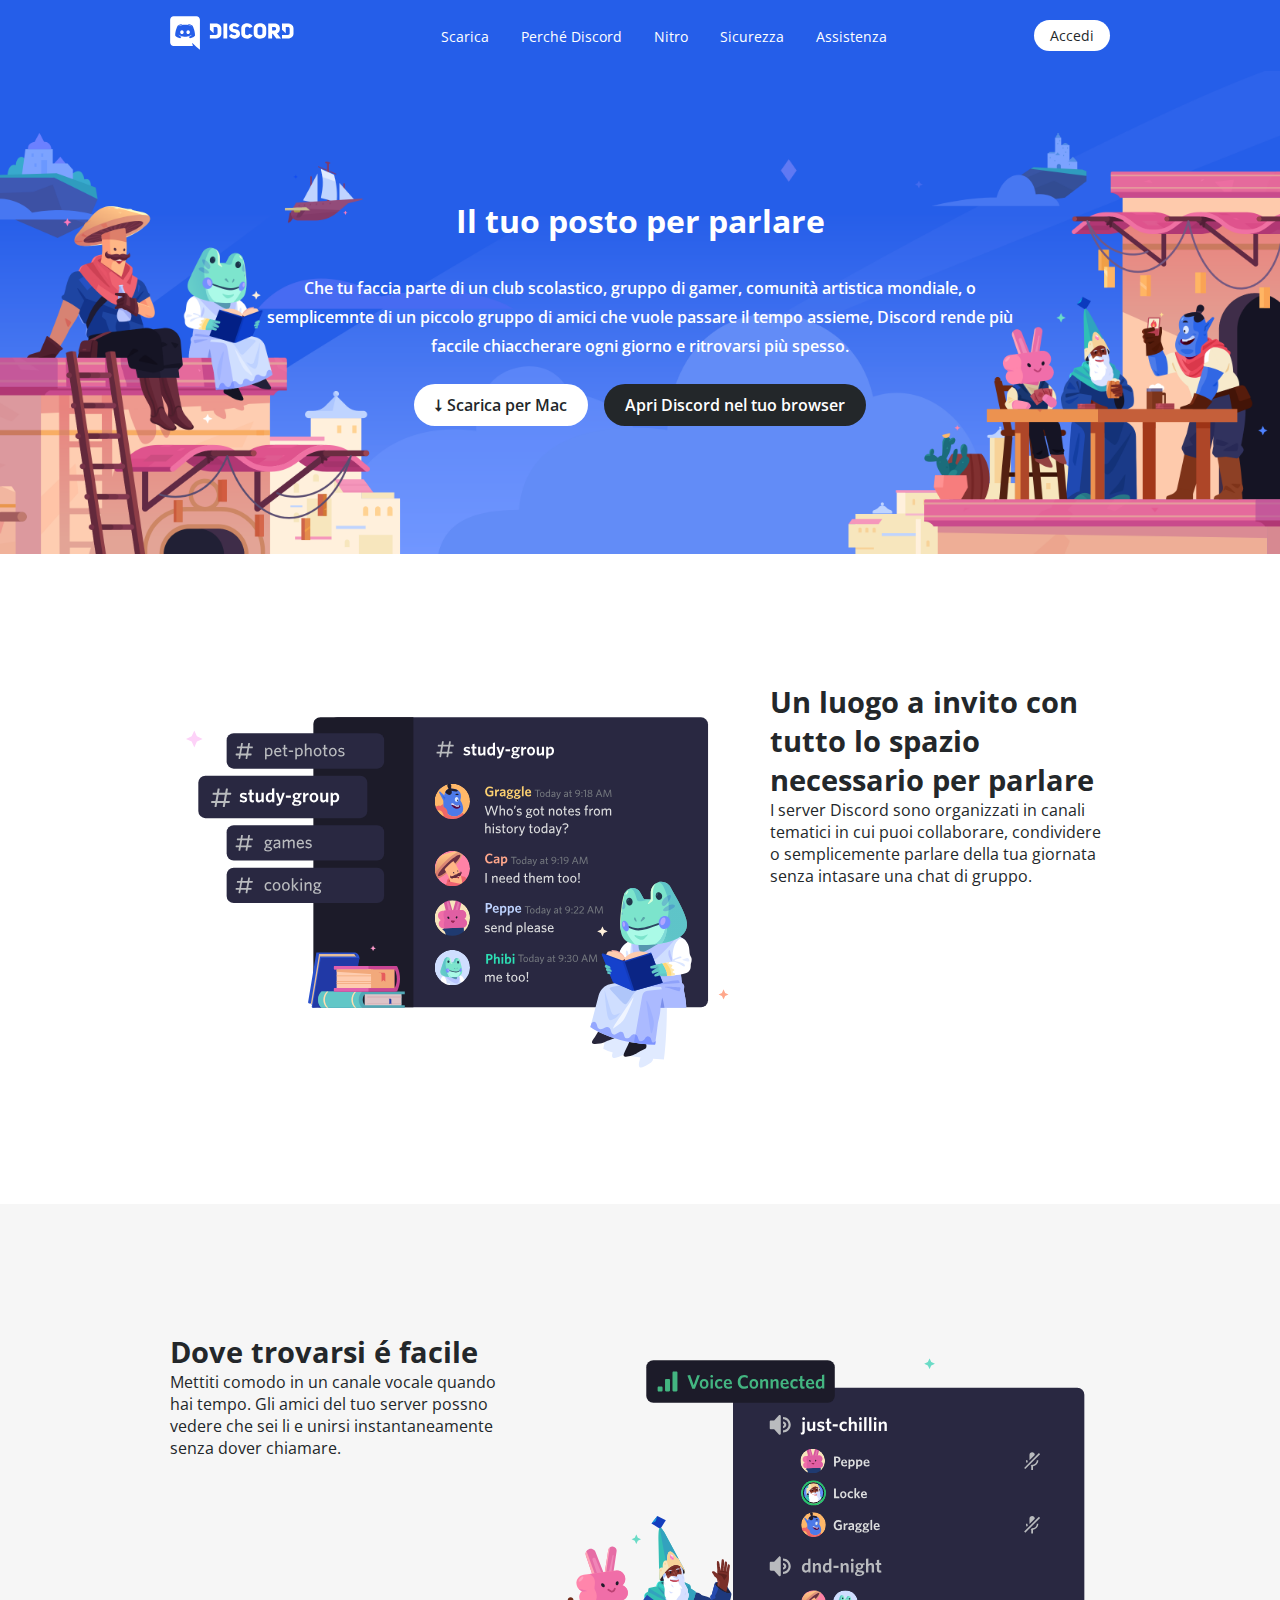
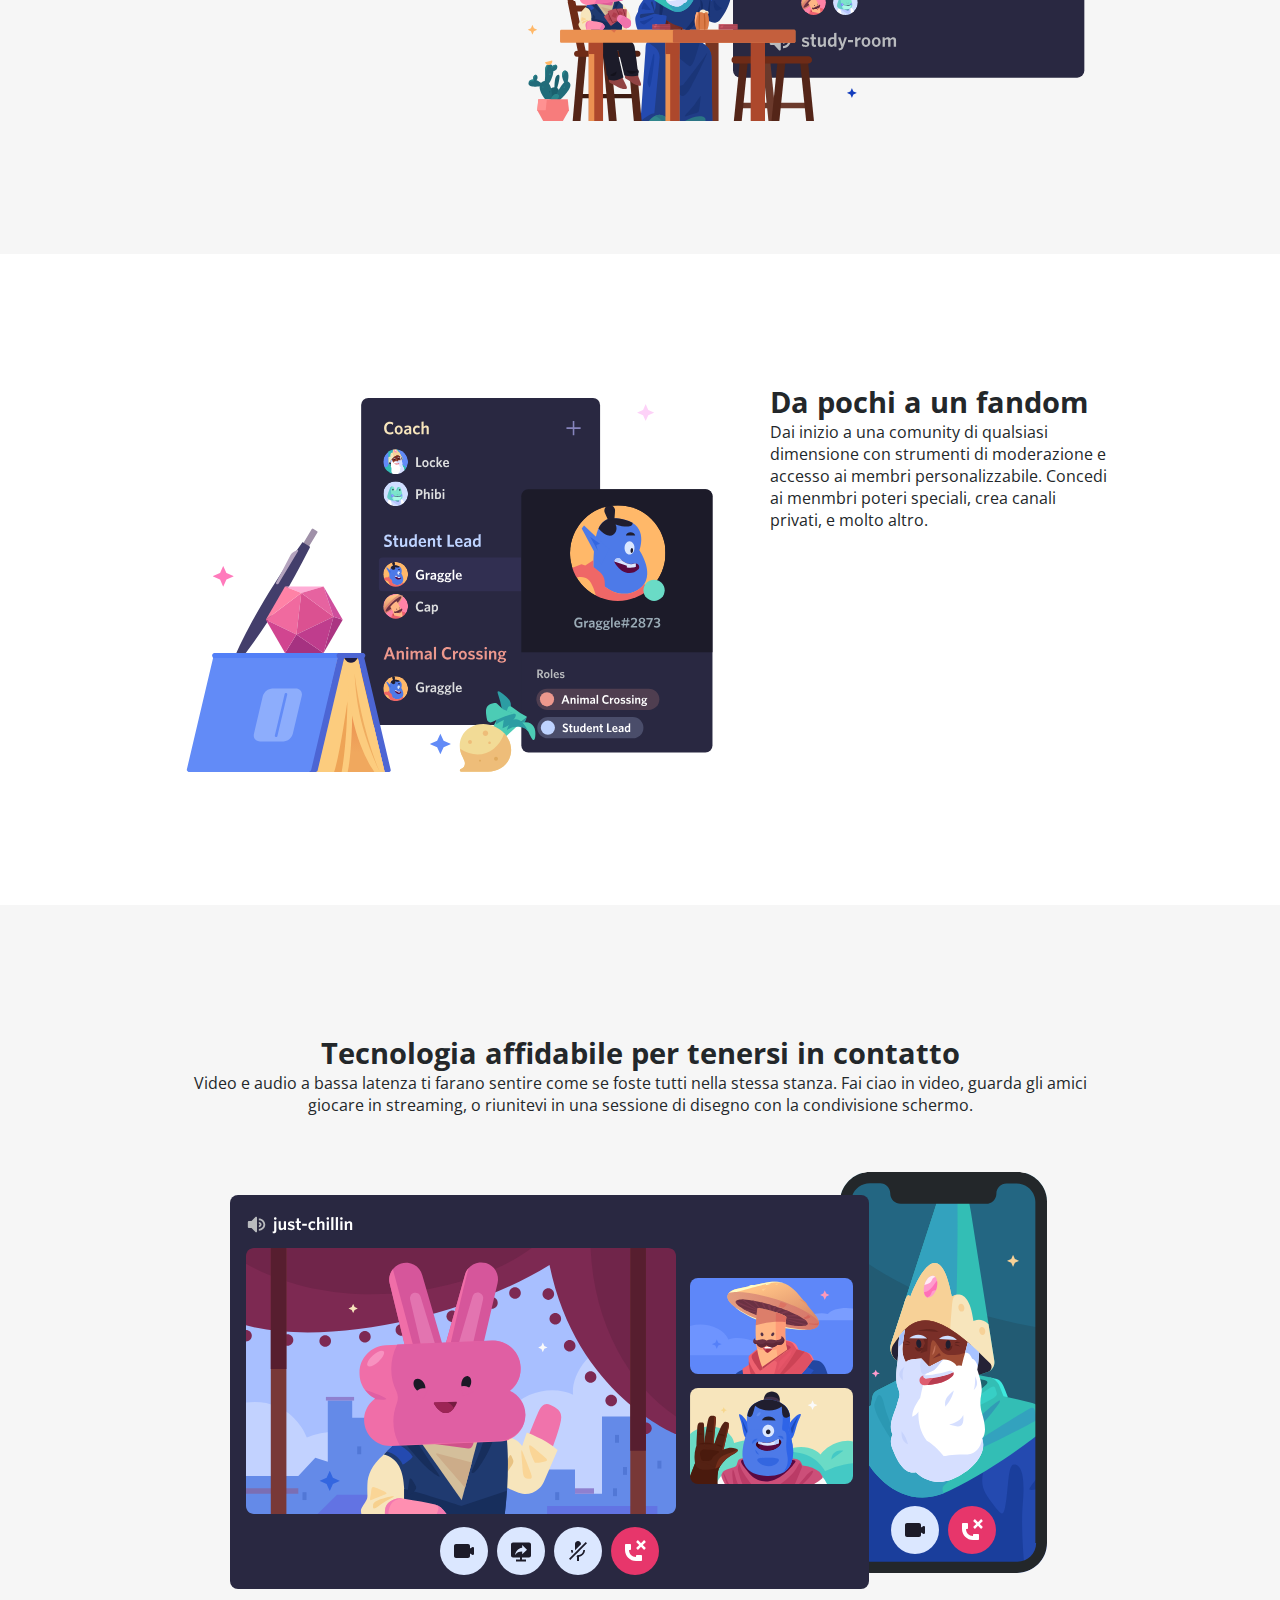
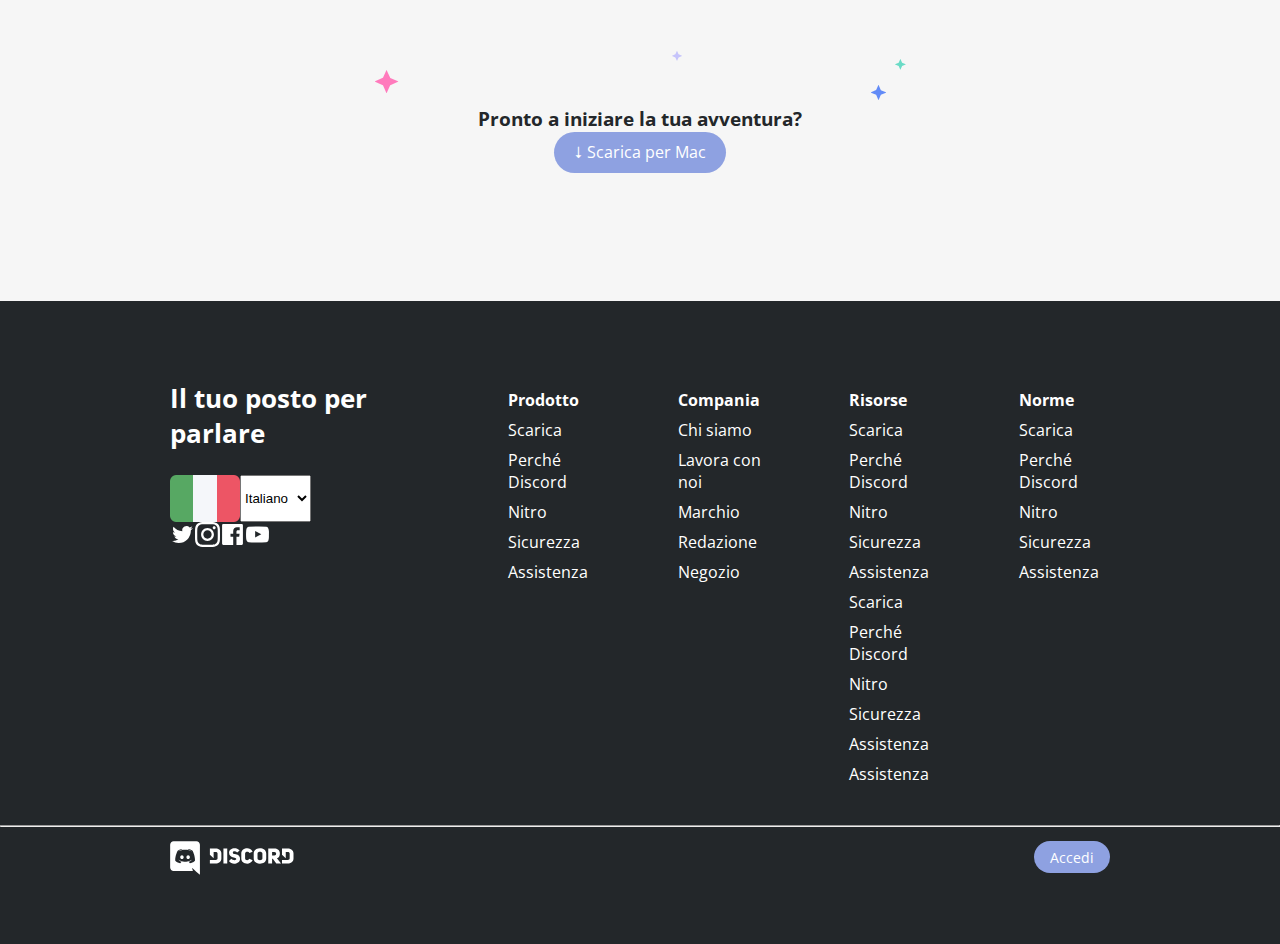
<file: index.html>
<!DOCTYPE html>
<html lang="en">

<head>
    <meta charset="UTF-8">
    <meta http-equiv="X-UA-Compatible" content="IE=edge">
    <meta name="viewport" content="width=device-width, initial-scale=1.0">
    <title>Discord replica</title>

    <link rel="preconnect" href="https://fonts.googleapis.com">
    <link rel="preconnect" href="https://fonts.gstatic.com" crossorigin>
    <link href="https://fonts.googleapis.com/css2?family=Open+Sans:wght@400;500;600;700&display=swap" rel="stylesheet">
    <link rel="stylesheet" href="css/style.css">
</head>

<body>
    <header>
        <div class="container">
            <nav class="nav-bar d-flex  ">
                <div class="col">
                    <a href="#"><img src="img/logo.svg" alt="discord logo"></a>
                </div>
                <div class="col col-xl ">
                    <ul class="d-flex ">
                        <li><a href="#">Scarica</a></li>
                        <li><a href="#">Perché Discord</a></li>
                        <li><a href="#">Nitro</a></li>
                        <li><a href="#">Sicurezza</a></li>
                        <li><a href="#">Assistenza</a></li>
                    </ul>
                </div>

                <div class="col align-right">
                    <a href="#" class="btn btn-small btn-white">Accedi</a>
                </div>
            </nav>
        </div>
    </header>
    <div class="section jumbotron-section">
        <div class="container">
            <div class="jumbotron-content">
                <h1>Il tuo posto per parlare</h1>
                <p>Che tu faccia parte di un club scolastico, gruppo di gamer, comunità artistica mondiale, o
                    semplicemnte di un piccolo gruppo di amici che vuole passare il tempo assieme, Discord rende più
                    faccile chiaccherare ogni giorno e ritrovarsi più spesso.</p>
                <div class="d-flex cta-buttons">
                    <div class="btn btn-white">
                        <a href="#" target="_blank" class="">&#11107; Scarica per Mac</a>
                    </div>
                    <div class="btn btn-black">
                        <a href="#" target="_blank" class="">Apri Discord nel tuo browser</a>
                    </div>
                </div>
            </div>
        </div>
    </div>
    <div class="section">
        <div class="container">
            <div class="d-flex">
                <div class="large-col">
                    <img src="img/item1.svg" alt="">
                </div>
                <div class="small-col">
                    <h2>Un luogo a invito con tutto lo spazio necessario per parlare</h2>
                    <p>I server Discord sono organizzati in canali tematici in cui puoi collaborare, condividere o
                        semplicemente parlare della tua giornata senza intasare una chat di gruppo.</p>
                </div>

            </div>
        </div>
    </div>
    <div class="section bg-grey">
        <div class="container">

            <div class="d-flex row-reverse">
                <div class="large-col">
                    <img src="img/item2.svg" alt="">
                </div>
                <div class="small-col">
                    <h2>Dove trovarsi é facile</h2>
                    <p>Mettiti comodo in un canale vocale quando hai tempo. Gli amici del tuo server possno vedere che
                        sei
                        li e unirsi instantaneamente senza dover chiamare.</p>
                </div>

            </div>
        </div>
    </div>
    <div class="section">
        <div class="container">
            <div class="d-flex">
                <div class="large-col">
                    <img src="img/item3.svg" alt="">
                </div>
                <div class="small-col">
                    <h2>Da pochi a un fandom</h2>
                    <p>Dai inizio a una comunity di qualsiasi dimensione con strumenti di moderazione e accesso ai
                        membri personalizzabile. Concedi ai menmbri poteri speciali, crea canali privati, e molto altro.
                    </p>
                </div>

            </div>
        </div>
    </div>
    <div class="section bg-grey">
        <div class="container">
            <div class=" cta-content">
                <h2>Tecnologia affidabile per tenersi in contatto</h2>
                <p>Video e audio a bassa latenza ti farano sentire come se foste tutti nella stessa stanza. Fai ciao in
                    video, guarda gli amici giocare in streaming, o riunitevi in una sessione di disegno con la
                    condivisione schermo.</p>
                <img src="img/item4-big.svg" alt="">
                <div>
                    <img src="img/stars.svg" alt="">
                    <h5>Pronto a iniziare la tua avventura?</h5>
                    <div class="btn btn-light-blue">
                        <a href="#" target="_blank" class="">&#11107; Scarica per Mac</a>
                    </div>
                </div>

            </div>
        </div>
    </div>

    <footer>
        <div class="container">
            <div class="footer-content d-flex">
                <div class=" footer-small-col ">
                    <h3>Il tuo posto per parlare</h3>
                    <div class="language d-flex">
                        <img src="img/ita.png" alt="italian flag">
                        <select id="cars">
                            <option value="Italiano">Italiano</option>
                            <option value="English">English</option>

                            <option value="German">German</option>
                            <option value="Spanish">Spanish</option>
                        </select>

                    </div>
                    <div class="socials d-flex">
                        <a href="https://twitter.com/discord" title="Discord, su Twitter">
                            <svg xmlns="http://www.w3.org/2000/svg" data-name="Layer 1" viewBox="0 0 24 24">
                                <path
                                    d="M22,5.8a8.49,8.49,0,0,1-2.36.64,4.13,4.13,0,0,0,1.81-2.27,8.21,8.21,0,0,1-2.61,1,4.1,4.1,0,0,0-7,3.74A11.64,11.64,0,0,1,3.39,4.62a4.16,4.16,0,0,0-.55,2.07A4.09,4.09,0,0,0,4.66,10.1,4.05,4.05,0,0,1,2.8,9.59v.05a4.1,4.1,0,0,0,3.3,4A3.93,3.93,0,0,1,5,13.81a4.9,4.9,0,0,1-.77-.07,4.11,4.11,0,0,0,3.83,2.84A8.22,8.22,0,0,1,3,18.34a7.93,7.93,0,0,1-1-.06,11.57,11.57,0,0,0,6.29,1.85A11.59,11.59,0,0,0,20,8.45c0-.17,0-.35,0-.53A8.43,8.43,0,0,0,22,5.8Z" />
                            </svg>
                        </a>
                        <a class="link-1naFFL linkDefault-3q74_X socialLink-1h9CDw"
                            href="https://www.instagram.com/discord/" title="Discord su Instagram">
                            <svg xmlns="http://www.w3.org/2000/svg" width="2500" height="2500" viewBox="0 0 2476 2476">
                                <path
                                    d="M825.4 1238c0-227.9 184.7-412.7 412.6-412.7 227.9 0 412.7 184.8 412.7 412.7 0 227.9-184.8 412.7-412.7 412.7-227.9 0-412.6-184.8-412.6-412.7m-223.1 0c0 351.1 284.6 635.7 635.7 635.7s635.7-284.6 635.7-635.7-284.6-635.7-635.7-635.7S602.3 886.9 602.3 1238m1148-660.9c0 82 66.5 148.6 148.6 148.6 82 0 148.6-66.6 148.6-148.6s-66.5-148.5-148.6-148.5-148.6 66.5-148.6 148.5M737.8 2245.7c-120.7-5.5-186.3-25.6-229.9-42.6-57.8-22.5-99-49.3-142.4-92.6-43.3-43.3-70.2-84.5-92.6-142.3-17-43.6-37.1-109.2-42.6-229.9-6-130.5-7.2-169.7-7.2-500.3s1.3-369.7 7.2-500.3c5.5-120.7 25.7-186.2 42.6-229.9 22.5-57.8 49.3-99 92.6-142.4 43.3-43.3 84.5-70.2 142.4-92.6 43.6-17 109.2-37.1 229.9-42.6 130.5-6 169.7-7.2 500.2-7.2 330.6 0 369.7 1.3 500.3 7.2 120.7 5.5 186.2 25.7 229.9 42.6 57.8 22.4 99 49.3 142.4 92.6 43.3 43.3 70.1 84.6 92.6 142.4 17 43.6 37.1 109.2 42.6 229.9 6 130.6 7.2 169.7 7.2 500.3 0 330.5-1.2 369.7-7.2 500.3-5.5 120.7-25.7 186.3-42.6 229.9-22.5 57.8-49.3 99-92.6 142.3-43.3 43.3-84.6 70.1-142.4 92.6-43.6 17-109.2 37.1-229.9 42.6-130.5 6-169.7 7.2-500.3 7.2-330.5 0-369.7-1.2-500.2-7.2M727.6 7.5c-131.8 6-221.8 26.9-300.5 57.5-81.4 31.6-150.4 74-219.3 142.8C139 276.6 96.6 345.6 65 427.1 34.4 505.8 13.5 595.8 7.5 727.6 1.4 859.6 0 901.8 0 1238s1.4 378.4 7.5 510.4c6 131.8 26.9 221.8 57.5 300.5 31.6 81.4 73.9 150.5 142.8 219.3 68.8 68.8 137.8 111.1 219.3 142.8 78.8 30.6 168.7 51.5 300.5 57.5 132.1 6 174.2 7.5 510.4 7.5 336.3 0 378.4-1.4 510.4-7.5 131.8-6 221.8-26.9 300.5-57.5 81.4-31.7 150.4-74 219.3-142.8 68.8-68.8 111.1-137.9 142.8-219.3 30.6-78.7 51.6-168.7 57.5-300.5 6-132.1 7.4-174.2 7.4-510.4s-1.4-378.4-7.4-510.4c-6-131.8-26.9-221.8-57.5-300.5-31.7-81.4-74-150.4-142.8-219.3C2199.4 139 2130.3 96.6 2049 65c-78.8-30.6-168.8-51.6-300.5-57.5-132-6-174.2-7.5-510.4-7.5-336.3 0-378.4 1.4-510.5 7.5" />
                            </svg>
                        </a>
                        <a class="link-1naFFL linkDefault-3q74_X socialLink-1h9CDw"
                            href="https://www.facebook.com/discord/" title="Discord su Facebook"><svg
                                xmlns="http://www.w3.org/2000/svg" data-name="Layer 1" viewBox="0 0 24 24">
                                <path
                                    d="M20.9,2H3.1A1.1,1.1,0,0,0,2,3.1V20.9A1.1,1.1,0,0,0,3.1,22h9.58V14.25h-2.6v-3h2.6V9a3.64,3.64,0,0,1,3.88-4,20.26,20.26,0,0,1,2.33.12v2.7H17.3c-1.26,0-1.5.6-1.5,1.47v1.93h3l-.39,3H15.8V22h5.1A1.1,1.1,0,0,0,22,20.9V3.1A1.1,1.1,0,0,0,20.9,2Z" />
                            </svg>
                        </a>
                        <a class="link-1naFFL linkDefault-3q74_X socialLink-1h9CDw"
                            href="https://www.youtube.com/discord/" title="Discord su YouTube">
                            <svg xmlns="http://www.w3.org/2000/svg" data-name="Layer 1" viewBox="0 0 24 24">
                                <path
                                    d="M23,9.71a8.5,8.5,0,0,0-.91-4.13,2.92,2.92,0,0,0-1.72-1A78.36,78.36,0,0,0,12,4.27a78.45,78.45,0,0,0-8.34.3,2.87,2.87,0,0,0-1.46.74c-.9.83-1,2.25-1.1,3.45a48.29,48.29,0,0,0,0,6.48,9.55,9.55,0,0,0,.3,2,3.14,3.14,0,0,0,.71,1.36,2.86,2.86,0,0,0,1.49.78,45.18,45.18,0,0,0,6.5.33c3.5.05,6.57,0,10.2-.28a2.88,2.88,0,0,0,1.53-.78,2.49,2.49,0,0,0,.61-1,10.58,10.58,0,0,0,.52-3.4C23,13.69,23,10.31,23,9.71ZM9.74,14.85V8.66l5.92,3.11C14,12.69,11.81,13.73,9.74,14.85Z" />
                            </svg>
                        </a>

                    </div>
                </div>
                <div class="footer-large-col  d-flex">
                    <div class="cols ">
                        <ul>
                            <li>Prodotto</li>
                            <li>Scarica</li>
                            <li>Perché Discord</li>
                            <li>Nitro</li>
                            <li>Sicurezza</li>
                            <li>Assistenza</li>

                        </ul>
                    </div>
                    <div class="cols ">
                        <ul>
                            <li>Compania</li>
                            <li>Chi siamo</li>
                            <li>Lavora con noi</li>
                            <li>Marchio</li>
                            <li>Redazione</li>
                            <li>Negozio</li>
                        </ul>
                    </div>
                    <div class="cols ">
                        <ul>
                            <li>Risorse</li>
                            <li>Scarica</li>
                            <li>Perché Discord</li>
                            <li>Nitro</li>
                            <li>Sicurezza</li>
                            <li>Assistenza</li>
                            <li>Scarica</li>
                            <li>Perché Discord</li>
                            <li>Nitro</li>
                            <li>Sicurezza</li>
                            <li>Assistenza</li>
                            <li>Assistenza</li>
                        </ul>
                    </div>
                    <div class="cols ">
                        <ul>
                            <li>Norme</li>
                            <li>Scarica</li>
                            <li>Perché Discord</li>
                            <li>Nitro</li>
                            <li>Sicurezza</li>
                            <li>Assistenza</li>
                        </ul>
                    </div>
                </div>
            </div>
        </div>
        <hr>
        <div class="container">
            <div class="after-footer d-flex">
                <div class="col">
                    <a href="#"><img src="img/logo.svg" alt="discord logo"></a>
                </div>

                <div class="col align-right">
                    <a href="#" class="btn btn-small btn-light-blue">Accedi</a>
                </div>
            </div>
        </div>
    </footer>
</body>

</html>
</file>
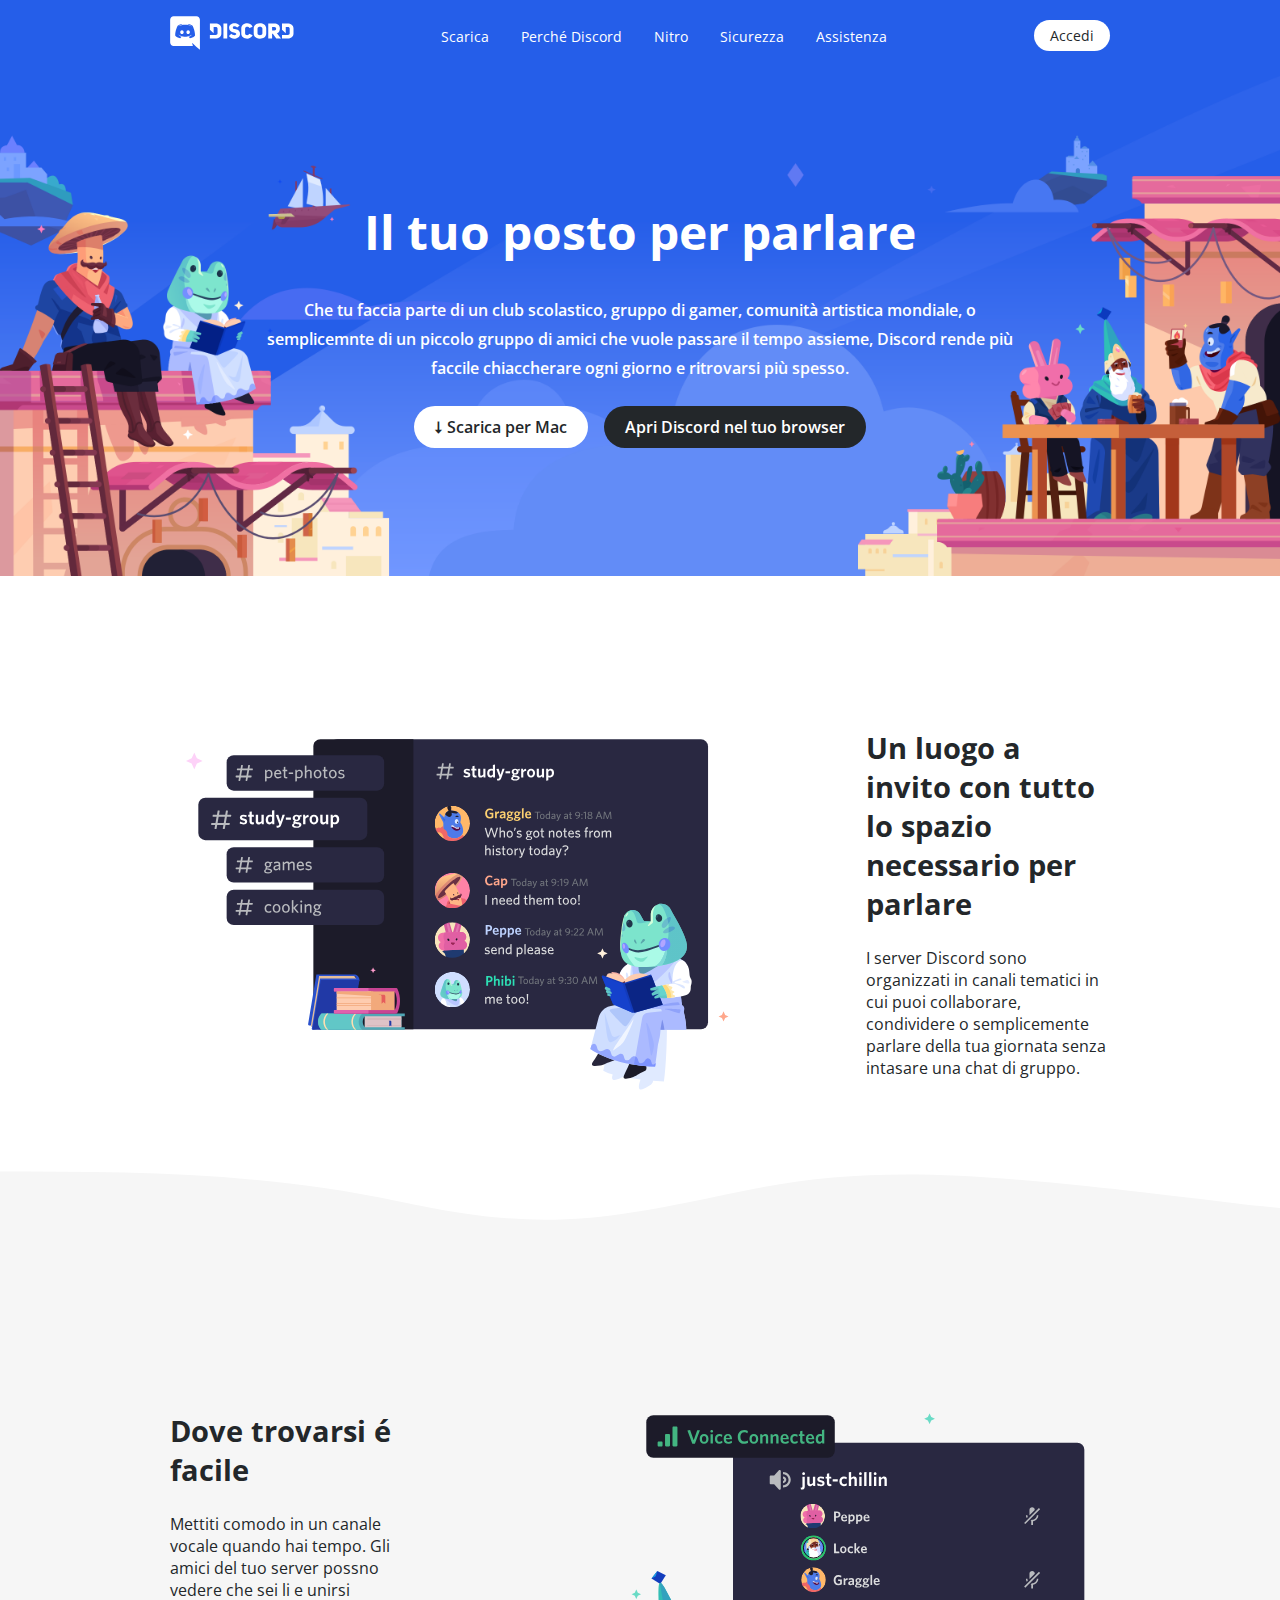
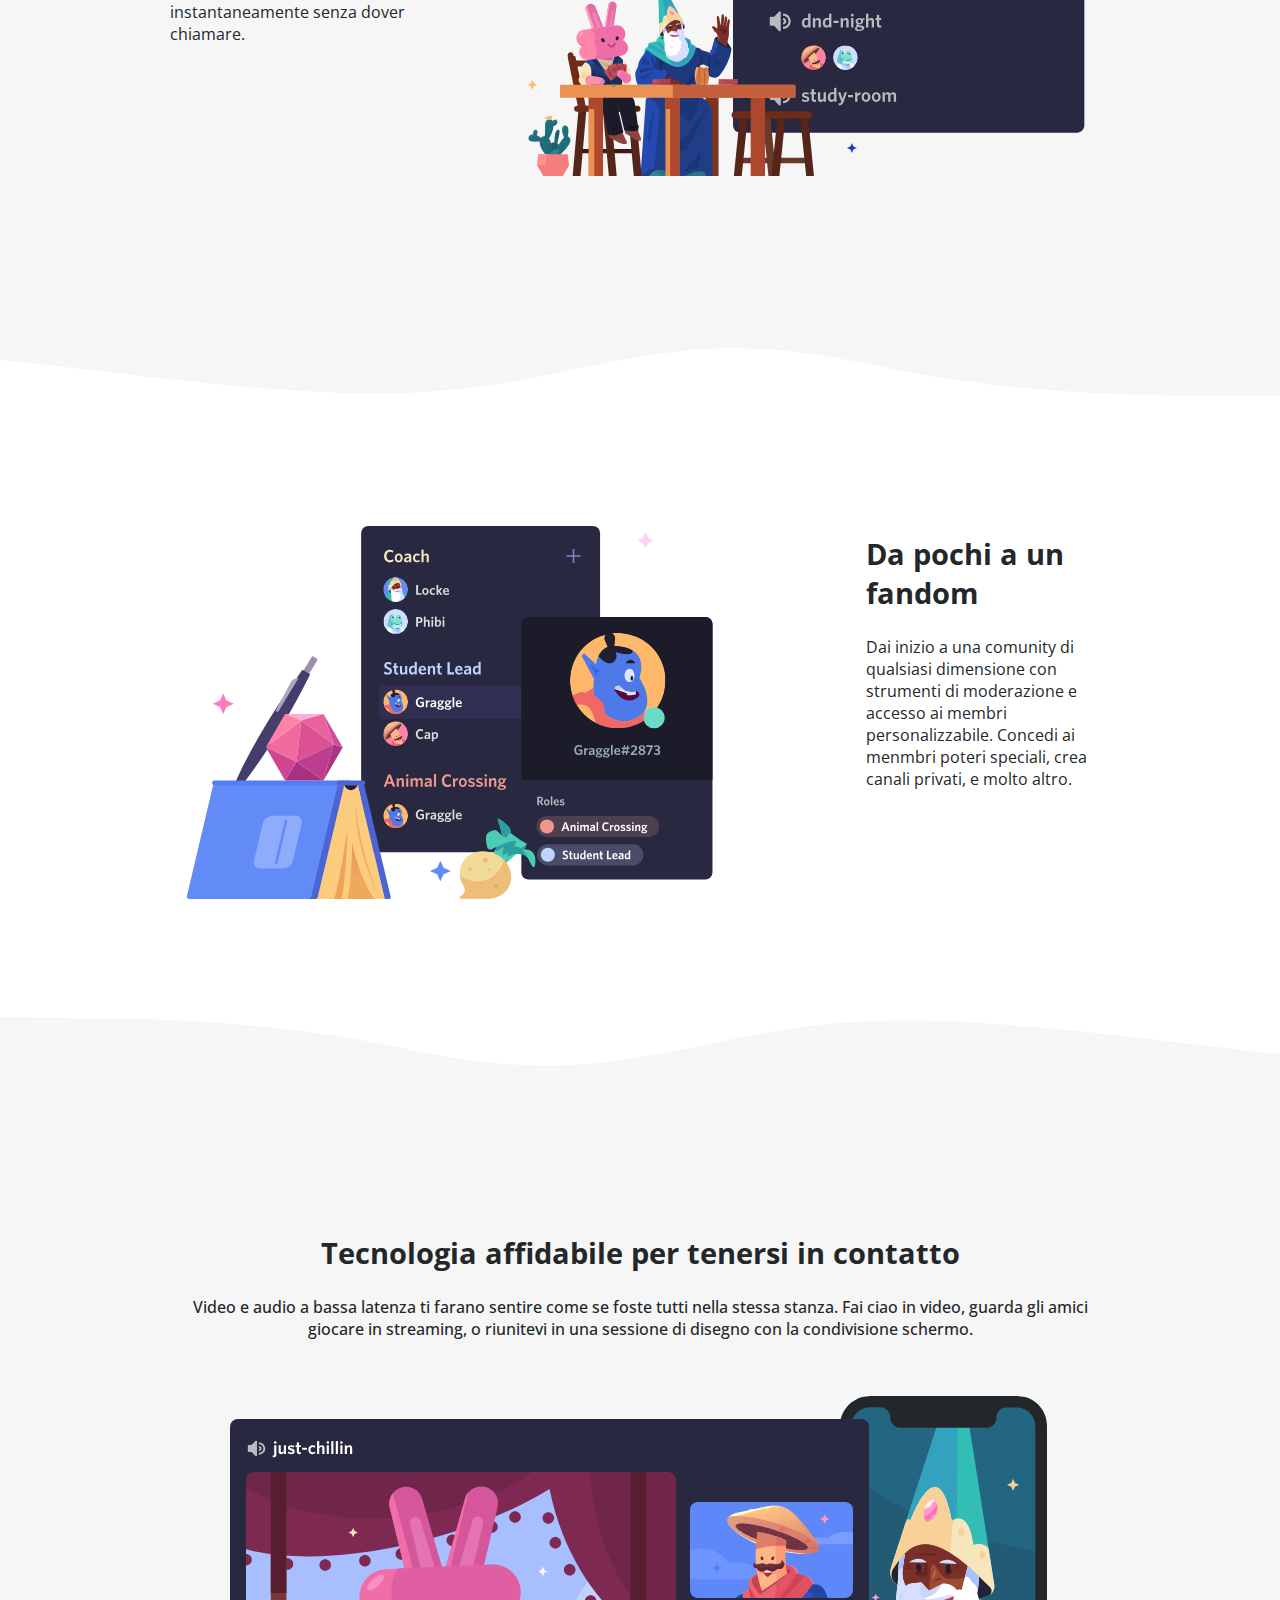
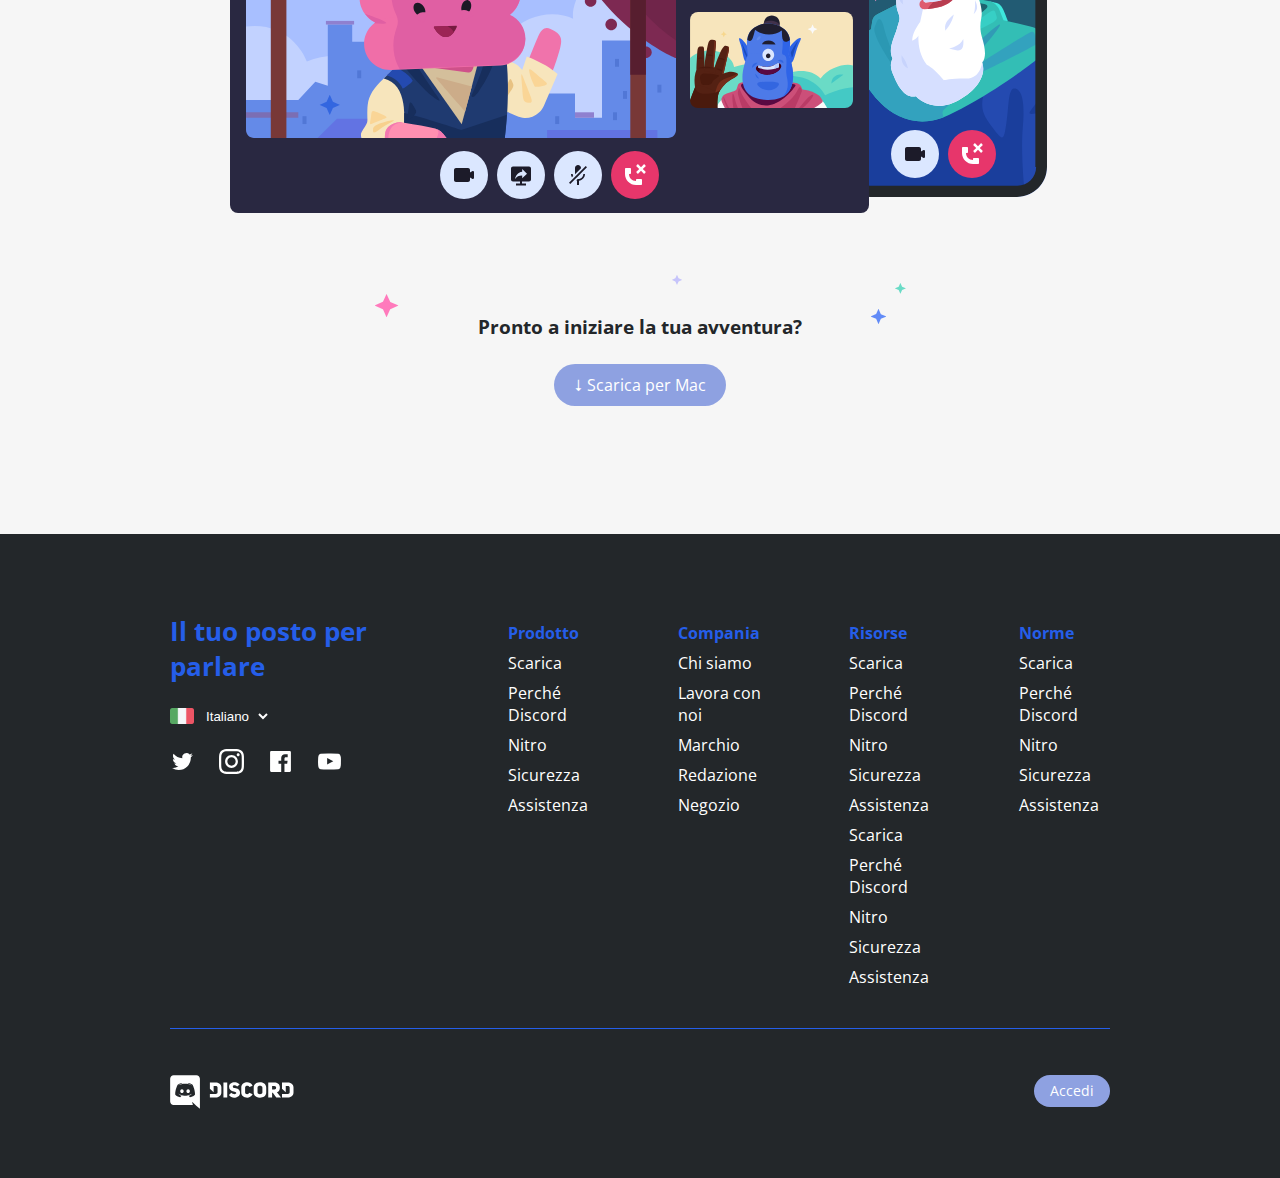
<file: bonus.html>
<!DOCTYPE html>
<html lang="en">

<head>
    <meta charset="UTF-8">
    <meta http-equiv="X-UA-Compatible" content="IE=edge">
    <meta name="viewport" content="width=device-width, initial-scale=1.0">
    <title>Discord replica</title>

    <link rel="preconnect" href="https://fonts.googleapis.com">
    <link rel="preconnect" href="https://fonts.gstatic.com" crossorigin>
    <link href="https://fonts.googleapis.com/css2?family=Open+Sans:wght@400;500;600;700;800&display=swap"
        rel="stylesheet">
    <link rel="stylesheet" href="css/style.css">
    <link rel="stylesheet" href="css/bonus.css">

</head>

<body>
    <header>
        <div class="container">
            <nav class="nav-bar d-flex  ">
                <div class="col">
                    <a href="#"><img src="img/logo.svg" alt="discord logo"></a>
                </div>
                <div class="col col-xl ">
                    <ul class="d-flex ">
                        <li><a href="download.html">Scarica</a></li>
                        <li><a href="#">Perché Discord</a></li>
                        <li><a href="#">Nitro</a></li>
                        <li><a href="#">Sicurezza</a></li>
                        <li><a href="#">Assistenza</a></li>
                    </ul>
                </div>

                <div class="col align-right">
                    <a href="#" class="btn btn-small btn-white">Accedi</a>
                </div>
            </nav>
        </div>
    </header>
    <div class="section jumbotron-section">
        <div class="container">
            <div class="jumbotron-content">
                <h1>Il tuo posto per parlare</h1>
                <p>Che tu faccia parte di un club scolastico, gruppo di gamer, comunità artistica mondiale, o
                    semplicemnte di un piccolo gruppo di amici che vuole passare il tempo assieme, Discord rende più
                    faccile chiaccherare ogni giorno e ritrovarsi più spesso.</p>
                <div class="d-flex cta-buttons">
                    <div class="btn btn-white">
                        <a href="download.html" target="_blank" class="">&#11107; Scarica per Mac</a>
                    </div>
                    <div class="btn btn-black">
                        <a href="#" target="_blank" class="">Apri Discord nel tuo browser</a>
                    </div>
                </div>
            </div>
        </div>
    </div>
    <div class="section pb-0">
        <div class="container">
            <div class="d-flex gap pb-72">
                <div class="large-col">
                    <img src="img/item1.svg" alt="">
                </div>
                <div class="small-col pt-24">
                    <h2>Un luogo a invito con tutto lo spazio necessario per parlare</h2>
                    <p class="pt-24">I server Discord sono organizzati in canali tematici in cui puoi collaborare,
                        condividere
                        o
                        semplicemente parlare della tua giornata senza intasare una chat di gruppo.</p>
                </div>

            </div>
        </div>
        <svg class="wave-1hkxOo" version="1.1" xmlns="http://www.w3.org/2000/svg" viewBox="0 0 1440 100"
            preserveAspectRatio="none">
            <path class="wavePath-haxJK1 animationPaused-2hZ4IO"
                d="M826.337463,25.5396311 C670.970254,58.655965 603.696181,68.7870267 447.802481,35.1443383 C293.342778,1.81111414 137.33377,1.81111414 0,1.81111414 L0,150 L1920,150 L1920,1.81111414 C1739.53523,-16.6853983 1679.86404,73.1607868 1389.7826,37.4859505 C1099.70117,1.81111414 981.704672,-7.57670281 826.337463,25.5396311 Z"
                fill="currentColor"></path>
        </svg>
    </div>
    <div class="section bg-grey">

        <div class="container">

            <div class="d-flex row-reverse gap">
                <div class="large-col">
                    <img src="img/item2.svg" alt="">
                </div>
                <div class="small-col pt-24">
                    <h2>Dove trovarsi é facile</h2>
                    <p class="pt-24">Mettiti comodo in un canale vocale quando hai tempo. Gli amici del tuo server
                        possno vedere che
                        sei
                        li e unirsi instantaneamente senza dover chiamare.</p>
                </div>

            </div>
        </div>
    </div>
    <div class="section pb-0 pt-0">
        <svg class="wave-1hkxOo upsidedown" version="1.1" xmlns="http://www.w3.org/2000/svg" viewBox="0 0 1440 100"
            preserveAspectRatio="none">
            <path class="wavePath-haxJK1 animationPaused-2hZ4IO"
                d="M826.337463,25.5396311 C670.970254,58.655965 603.696181,68.7870267 447.802481,35.1443383 C293.342778,1.81111414 137.33377,1.81111414 0,1.81111414 L0,150 L1920,150 L1920,1.81111414 C1739.53523,-16.6853983 1679.86404,73.1607868 1389.7826,37.4859505 C1099.70117,1.81111414 981.704672,-7.57670281 826.337463,25.5396311 Z"
                fill="currentColor"></path>
        </svg>
        <div class="container">
            <div class="d-flex py-7 gap">
                <div class="large-col">
                    <img src="img/item3.svg" alt="">
                </div>
                <div class="small-col pt-24">
                    <h2>Da pochi a un fandom</h2>
                    <p class="pt-24">Dai inizio a una comunity di qualsiasi dimensione con strumenti di moderazione e
                        accesso ai
                        membri personalizzabile. Concedi ai menmbri poteri speciali, crea canali privati, e molto altro.
                    </p>
                </div>

            </div>
        </div>
        <svg class="wave-1hkxOo" version="1.1" xmlns="http://www.w3.org/2000/svg" viewBox="0 0 1440 100"
            preserveAspectRatio="none">
            <path class="wavePath-haxJK1 animationPaused-2hZ4IO"
                d="M826.337463,25.5396311 C670.970254,58.655965 603.696181,68.7870267 447.802481,35.1443383 C293.342778,1.81111414 137.33377,1.81111414 0,1.81111414 L0,150 L1920,150 L1920,1.81111414 C1739.53523,-16.6853983 1679.86404,73.1607868 1389.7826,37.4859505 C1099.70117,1.81111414 981.704672,-7.57670281 826.337463,25.5396311 Z"
                fill="currentColor"></path>
        </svg>
    </div>
    <div class="section bg-grey">
        <div class="container">
            <div class=" cta-content">
                <h2>Tecnologia affidabile per tenersi in contatto</h2>
                <p class="pt-24 font-weight-500">Video e audio a bassa latenza ti farano sentire come se foste tutti
                    nella stessa
                    stanza. Fai ciao in
                    video, guarda gli amici giocare in streaming, o riunitevi in una sessione di disegno con la
                    condivisione schermo.</p>
                <img src="img/item4-big.svg" alt="">
                <div>
                    <img src="img/stars.svg" alt="">
                    <h5 class="pb-40 negative-margin">Pronto a iniziare la tua avventura?</h5>
                    <div class="btn btn-light-blue">
                        <a href="download.html" target="_blank" class="">&#11107; Scarica per Mac</a>
                    </div>
                </div>

            </div>
        </div>
    </div>

    <footer>
        <div class="container">
            <div class="footer-content d-flex">
                <div class=" footer-small-col ">
                    <h3 class="color-blue">Il tuo posto per parlare</h3>
                    <div class="language d-flex">
                        <img class="flag-img" src="img/ita.png" alt="italian flag">
                        <select id="languages">
                            <option value="Italiano">Italiano</option>
                            <option value="English">English</option>
                            <option value="German">German</option>
                            <option value="Spanish">Spanish</option>
                        </select>

                    </div>
                    <div class="socials d-flex">
                        <a class="pt-24 pl-0" target="_blank" href="https://twitter.com/discord"
                            title="Discord, su Twitter">
                            <svg xmlns="http://www.w3.org/2000/svg" data-name="Layer 1" viewBox="0 0 24 24">
                                <path
                                    d="M22,5.8a8.49,8.49,0,0,1-2.36.64,4.13,4.13,0,0,0,1.81-2.27,8.21,8.21,0,0,1-2.61,1,4.1,4.1,0,0,0-7,3.74A11.64,11.64,0,0,1,3.39,4.62a4.16,4.16,0,0,0-.55,2.07A4.09,4.09,0,0,0,4.66,10.1,4.05,4.05,0,0,1,2.8,9.59v.05a4.1,4.1,0,0,0,3.3,4A3.93,3.93,0,0,1,5,13.81a4.9,4.9,0,0,1-.77-.07,4.11,4.11,0,0,0,3.83,2.84A8.22,8.22,0,0,1,3,18.34a7.93,7.93,0,0,1-1-.06,11.57,11.57,0,0,0,6.29,1.85A11.59,11.59,0,0,0,20,8.45c0-.17,0-.35,0-.53A8.43,8.43,0,0,0,22,5.8Z" />
                            </svg>
                        </a>
                        <a class="pt-24 pl-24" target="_blank" href="https://www.instagram.com/discord/"
                            title="Discord su Instagram">
                            <svg xmlns="http://www.w3.org/2000/svg" width="2500" height="2500" viewBox="0 0 2476 2476">
                                <path
                                    d="M825.4 1238c0-227.9 184.7-412.7 412.6-412.7 227.9 0 412.7 184.8 412.7 412.7 0 227.9-184.8 412.7-412.7 412.7-227.9 0-412.6-184.8-412.6-412.7m-223.1 0c0 351.1 284.6 635.7 635.7 635.7s635.7-284.6 635.7-635.7-284.6-635.7-635.7-635.7S602.3 886.9 602.3 1238m1148-660.9c0 82 66.5 148.6 148.6 148.6 82 0 148.6-66.6 148.6-148.6s-66.5-148.5-148.6-148.5-148.6 66.5-148.6 148.5M737.8 2245.7c-120.7-5.5-186.3-25.6-229.9-42.6-57.8-22.5-99-49.3-142.4-92.6-43.3-43.3-70.2-84.5-92.6-142.3-17-43.6-37.1-109.2-42.6-229.9-6-130.5-7.2-169.7-7.2-500.3s1.3-369.7 7.2-500.3c5.5-120.7 25.7-186.2 42.6-229.9 22.5-57.8 49.3-99 92.6-142.4 43.3-43.3 84.5-70.2 142.4-92.6 43.6-17 109.2-37.1 229.9-42.6 130.5-6 169.7-7.2 500.2-7.2 330.6 0 369.7 1.3 500.3 7.2 120.7 5.5 186.2 25.7 229.9 42.6 57.8 22.4 99 49.3 142.4 92.6 43.3 43.3 70.1 84.6 92.6 142.4 17 43.6 37.1 109.2 42.6 229.9 6 130.6 7.2 169.7 7.2 500.3 0 330.5-1.2 369.7-7.2 500.3-5.5 120.7-25.7 186.3-42.6 229.9-22.5 57.8-49.3 99-92.6 142.3-43.3 43.3-84.6 70.1-142.4 92.6-43.6 17-109.2 37.1-229.9 42.6-130.5 6-169.7 7.2-500.3 7.2-330.5 0-369.7-1.2-500.2-7.2M727.6 7.5c-131.8 6-221.8 26.9-300.5 57.5-81.4 31.6-150.4 74-219.3 142.8C139 276.6 96.6 345.6 65 427.1 34.4 505.8 13.5 595.8 7.5 727.6 1.4 859.6 0 901.8 0 1238s1.4 378.4 7.5 510.4c6 131.8 26.9 221.8 57.5 300.5 31.6 81.4 73.9 150.5 142.8 219.3 68.8 68.8 137.8 111.1 219.3 142.8 78.8 30.6 168.7 51.5 300.5 57.5 132.1 6 174.2 7.5 510.4 7.5 336.3 0 378.4-1.4 510.4-7.5 131.8-6 221.8-26.9 300.5-57.5 81.4-31.7 150.4-74 219.3-142.8 68.8-68.8 111.1-137.9 142.8-219.3 30.6-78.7 51.6-168.7 57.5-300.5 6-132.1 7.4-174.2 7.4-510.4s-1.4-378.4-7.4-510.4c-6-131.8-26.9-221.8-57.5-300.5-31.7-81.4-74-150.4-142.8-219.3C2199.4 139 2130.3 96.6 2049 65c-78.8-30.6-168.8-51.6-300.5-57.5-132-6-174.2-7.5-510.4-7.5-336.3 0-378.4 1.4-510.5 7.5" />
                            </svg>
                        </a>
                        <a class="pt-24 pl-24" target="_blank" href="https://www.facebook.com/discord/"
                            title="Discord su Facebook">
                            <svg xmlns="http://www.w3.org/2000/svg" data-name="Layer 1" viewBox="0 0 24 24">
                                <path
                                    d="M20.9,2H3.1A1.1,1.1,0,0,0,2,3.1V20.9A1.1,1.1,0,0,0,3.1,22h9.58V14.25h-2.6v-3h2.6V9a3.64,3.64,0,0,1,3.88-4,20.26,20.26,0,0,1,2.33.12v2.7H17.3c-1.26,0-1.5.6-1.5,1.47v1.93h3l-.39,3H15.8V22h5.1A1.1,1.1,0,0,0,22,20.9V3.1A1.1,1.1,0,0,0,20.9,2Z" />
                            </svg>
                        </a>
                        <a class="pt-24 pl-24" target="_blank" href="https://www.youtube.com/discord/"
                            title="Discord su YouTube">
                            <svg xmlns="http://www.w3.org/2000/svg" data-name="Layer 1" viewBox="0 0 24 24">
                                <path
                                    d="M23,9.71a8.5,8.5,0,0,0-.91-4.13,2.92,2.92,0,0,0-1.72-1A78.36,78.36,0,0,0,12,4.27a78.45,78.45,0,0,0-8.34.3,2.87,2.87,0,0,0-1.46.74c-.9.83-1,2.25-1.1,3.45a48.29,48.29,0,0,0,0,6.48,9.55,9.55,0,0,0,.3,2,3.14,3.14,0,0,0,.71,1.36,2.86,2.86,0,0,0,1.49.78,45.18,45.18,0,0,0,6.5.33c3.5.05,6.57,0,10.2-.28a2.88,2.88,0,0,0,1.53-.78,2.49,2.49,0,0,0,.61-1,10.58,10.58,0,0,0,.52-3.4C23,13.69,23,10.31,23,9.71ZM9.74,14.85V8.66l5.92,3.11C14,12.69,11.81,13.73,9.74,14.85Z" />
                            </svg>
                        </a>

                    </div>
                </div>
                <div class="footer-large-col  d-flex">
                    <div class="cols ">
                        <ul>
                            <li class="color-blue">Prodotto</li>
                            <li><a href="download.html">Scarica</a> </li>
                            <li><a href="#">Perché Discord</a> </li>
                            <li><a href="#">Nitro</a></li>
                            <li><a href="#">Sicurezza</a></li>
                            <li><a href="#">Assistenza</a></li>

                        </ul>
                    </div>
                    <div class="cols ">
                        <ul>
                            <li class="color-blue">Compania</li>
                            <li><a href="#">Chi siamo</a></li>
                            <li><a href="#">Lavora con noi</a></li>
                            <li><a href="#">Marchio</a></li>
                            <li><a href="#">Redazione</a></li>
                            <li><a href="#">Negozio</a> </li>
                        </ul>
                    </div>
                    <div class="cols ">
                        <ul>
                            <li class="color-blue">Risorse</li>
                            <li><a href="download.html">Scarica</a> </li>
                            <li><a href="#">Perché Discord</a> </li>
                            <li><a href="#">Nitro</a></li>
                            <li><a href="#">Sicurezza</a></li>
                            <li><a href="#">Assistenza</a></li>
                            <li><a href="download.html">Scarica</a> </li>
                            <li><a href="#">Perché Discord</a> </li>
                            <li><a href="#">Nitro</a></li>
                            <li><a href="#">Sicurezza</a></li>
                            <li><a href="#">Assistenza</a></li>
                        </ul>
                    </div>
                    <div class="cols ">
                        <ul>
                            <li class="color-blue">Norme</li>
                            <li><a href="download.html">Scarica</a> </li>
                            <li><a href="#">Perché Discord</a> </li>
                            <li><a href="#">Nitro</a></li>
                            <li><a href="#">Sicurezza</a></li>
                            <li><a href="#">Assistenza</a></li>
                        </ul>
                    </div>
                </div>
            </div>
        </div>
        <div class="container">
            <div class="separator"></div>

            <div class="after-footer d-flex">
                <div class="col">
                    <a href="#"><img src="img/logo.svg" alt="discord logo"></a>
                </div>

                <div class="col align-right">
                    <a href="#" class="btn btn-small btn-light-blue">Accedi</a>
                </div>
            </div>
        </div>
    </footer>
</body>

</html>
</file>
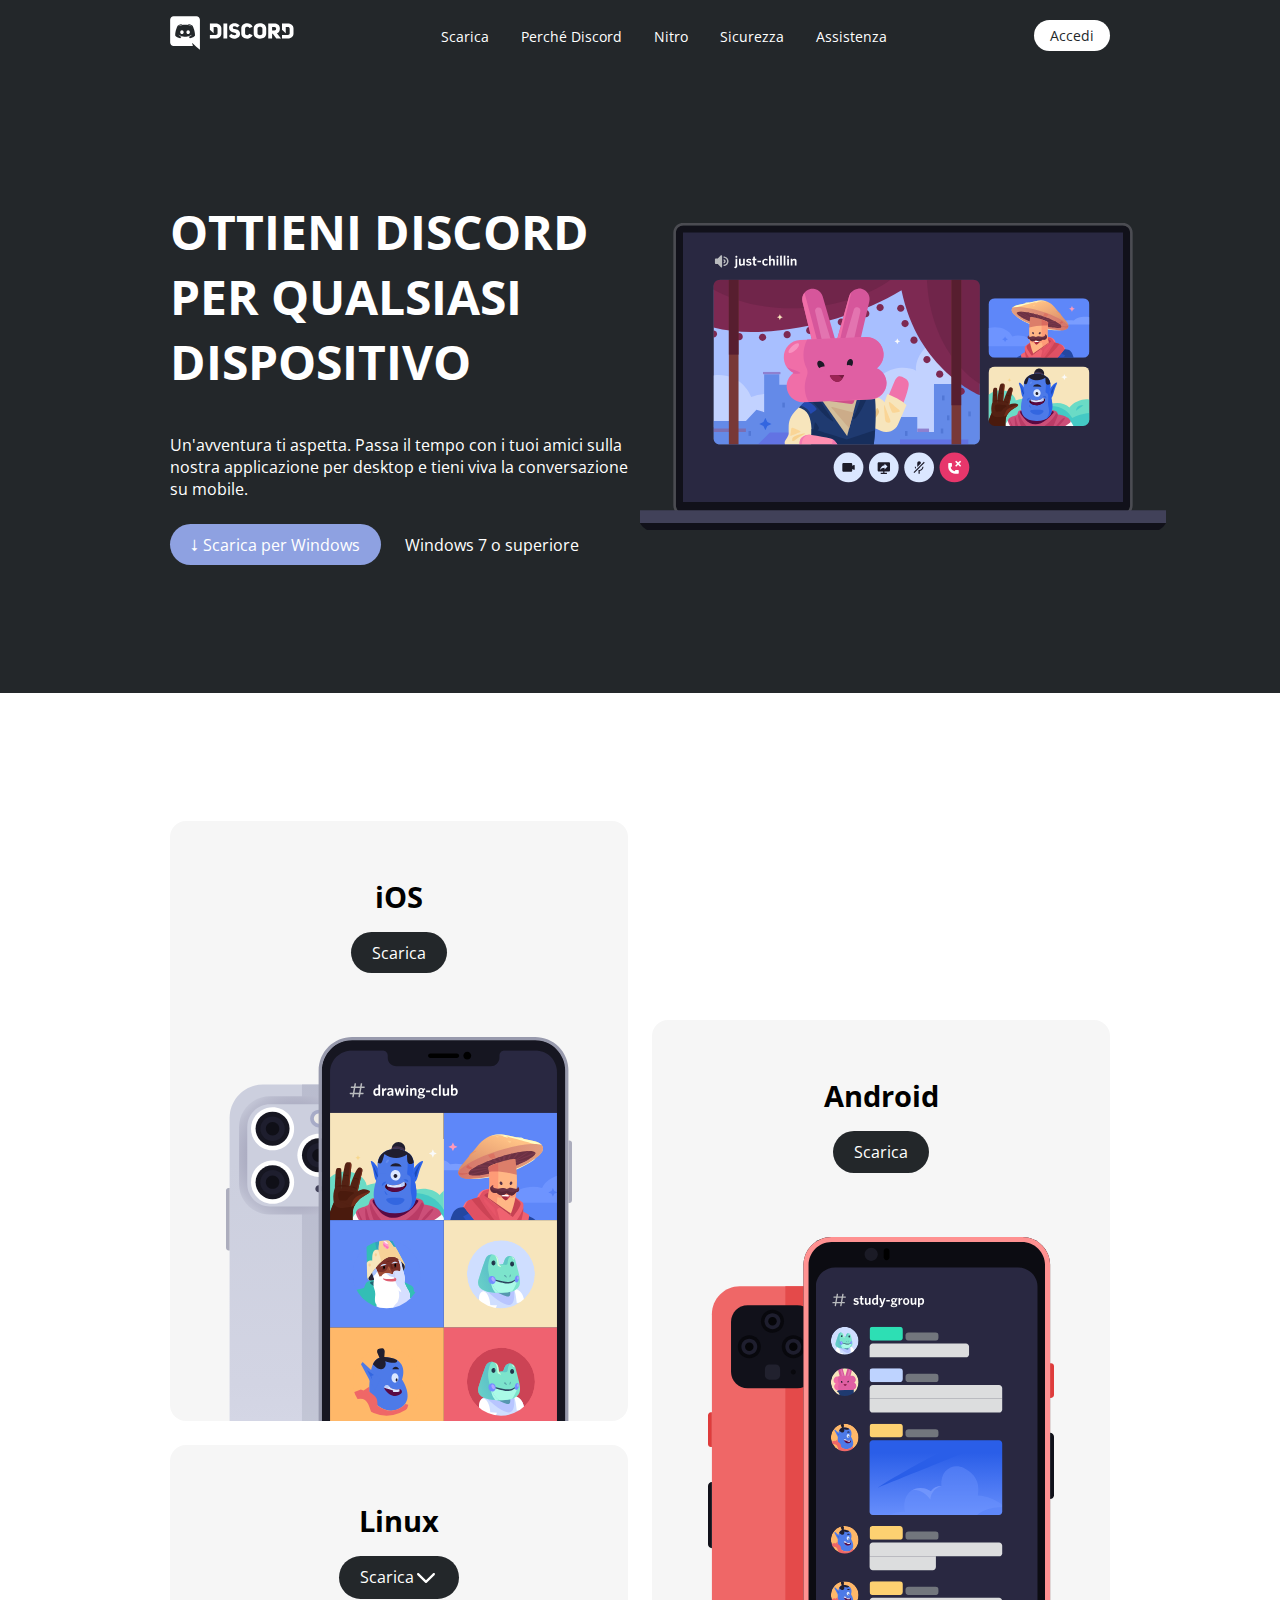
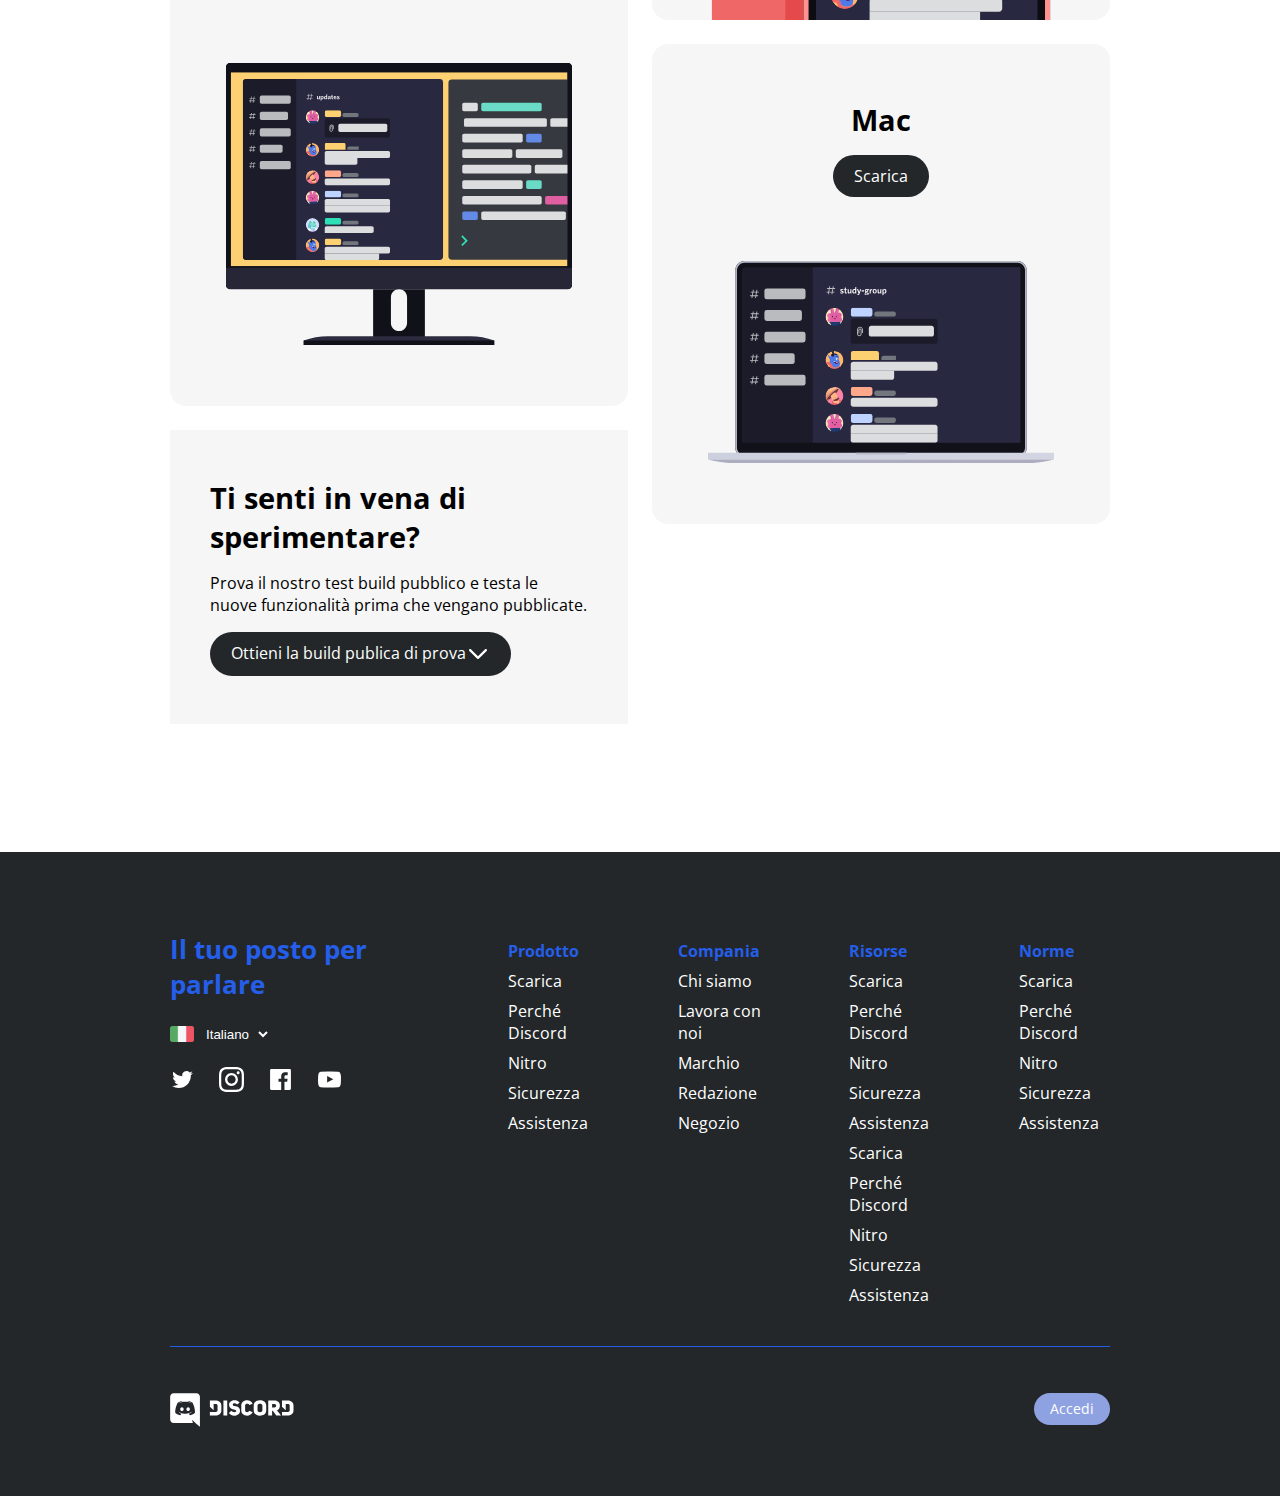
<file: download.html>
<!DOCTYPE html>
<html lang="en">

<head>
    <meta charset="UTF-8">
    <meta http-equiv="X-UA-Compatible" content="IE=edge">
    <meta name="viewport" content="width=device-width, initial-scale=1.0">
    <title>Discord replica</title>

    <link rel="preconnect" href="https://fonts.googleapis.com">
    <link rel="preconnect" href="https://fonts.gstatic.com" crossorigin>
    <link href="https://fonts.googleapis.com/css2?family=Open+Sans:wght@400;500;600;700;800&display=swap"
        rel="stylesheet">
    <link rel="stylesheet" href="css/style.css">
    <link rel="stylesheet" href="css/bonus.css">

</head>

<body>
    <header class="bg-black">
        <div class="container">
            <nav class="nav-bar d-flex  ">
                <div class="col">
                    <a href="bonus.html"><img src="img/logo.svg" alt="discord logo"></a>
                </div>
                <div class="col col-xl ">
                    <ul class="d-flex ">
                        <li><a href="download.html">Scarica</a></li>
                        <li><a href="https://discord.com/company">Perché Discord</a></li>
                        <li><a href="https://discord.com/nitro">Nitro</a></li>
                        <li><a href="https://discord.com/safety">Sicurezza</a></li>
                        <li><a href="https://support.discord.com/hc/it">Assistenza</a></li>
                    </ul>
                </div>

                <div class="col align-right">
                    <a href="https://support.discord.com/hc/it" class="btn btn-small btn-white">Accedi</a>
                </div>
            </nav>
        </div>
    </header>
    <div class="section bg-black color-white">
        <div class="container">


            <div class="d-flex">
                <div class="col width-50">
                    <h1 class="pb-40">OTTIENI DISCORD PER QUALSIASI DISPOSITIVO</h1>
                    <p>Un'avventura ti aspetta. Passa il tempo con i tuoi amici sulla nostra applicazione per desktop e
                        tieni viva la conversazione su mobile.</p>
                    <div class="d-flex pt-24 hero-btn">
                        <div class="btn btn-light-blue">
                            <a href="#" target="_blank" class="">&#11107; Scarica per Windows</a>
                        </div>
                        <div>Windows 7 o superiore</div>
                    </div>

                </div>
                <div class="col width-50 pt-24">
                    <img src="img/download-hero.svg" alt="">
                </div>
            </div>
        </div>
    </div>
    <div class="section">
        <div class="container d-flex small-gap">
            <div class="col width-50">
                <div class="bg-grey card  mb-15 p-56 pb-0">
                    <h2 class="pb-16">iOS</h2>
                    <div class=" btn btn-black">
                        <a href="#" target="_blank" class="">Scarica</a>
                    </div>
                    <img class="download-img" src="img/ios.svg" alt="">
                </div>
                <div class="bg-grey card  mb-15 p-56 ">
                    <h2 class="pb-16">Linux</h2>
                    <div class=" btn btn-black">
                        <a href="#" target="_blank" class="d-flex">Scarica <svg class="arrow" width="24" height="24"
                                viewBox="0 0 32 32" fill="none" class="dropdownArrow-1My_3f">
                                <path fill-rule="evenodd" clip-rule="evenodd"
                                    d="M22.2398 17.0778L11.8576 27.5689C11.2532 28.1437 10.3287 28.1437 9.75984 27.5689C9.19095 26.994 9.19095 26.0599 9.75984 25.4491L19.1109 16L9.75984 6.5509C9.19095 5.97605 9.19095 5.00599 9.75984 4.43114C10.3287 3.85629 11.2532 3.85629 11.8576 4.43114L22.2398 14.9581C22.8087 15.5329 22.8087 16.4671 22.2398 17.0778Z"
                                    fill="currentColor"></path>
                            </svg></a>
                    </div>
                    <img class="download-img" src="img/linux.svg" alt="">
                </div>
                <div class="bg-grey download-cta">
                    <h2 class="pb-16">Ti senti in vena di sperimentare?
                    </h2>
                    <p class="pb-16">Prova il nostro test build pubblico e testa le nuove funzionalità prima che vengano
                        pubblicate.
                    </p>
                    <div class="btn btn-black">
                        <a href="#" target="_blank" class="d-flex">Ottieni la build publica di prova
                            <svg class="arrow" width="24" height="24" viewBox="0 0 32 32" fill="none"
                                class="dropdownArrow-1My_3f">
                                <path fill-rule="evenodd" clip-rule="evenodd"
                                    d="M22.2398 17.0778L11.8576 27.5689C11.2532 28.1437 10.3287 28.1437 9.75984 27.5689C9.19095 26.994 9.19095 26.0599 9.75984 25.4491L19.1109 16L9.75984 6.5509C9.19095 5.97605 9.19095 5.00599 9.75984 4.43114C10.3287 3.85629 11.2532 3.85629 11.8576 4.43114L22.2398 14.9581C22.8087 15.5329 22.8087 16.4671 22.2398 17.0778Z"
                                    fill="currentColor"></path>
                            </svg></a>
                    </div>
                </div>
            </div>
            <div class="col d-flex center width-50 ">
                <div class="bg-grey card mb-15 p-56 ">
                    <h2 class="pb-16">Android</h2>
                    <div class="btn btn-black">
                        <a href="#" target="_blank" class="">Scarica</a>
                    </div>
                    <img class="download-img" src="img/android.svg" alt="">
                </div>
                <div class="bg-grey card p-56 ">
                    <h2 class="pb-16">Mac</h2>
                    <div class="btn btn-black">
                        <a href="#" target="_blank" class="">Scarica</a>
                    </div>
                    <img class="download-img" src="img/mac.svg" alt="">
                </div>
            </div>
        </div>
    </div>

    <footer>
        <div class="container">
            <div class="footer-content d-flex">
                <div class=" footer-small-col ">
                    <h3 class="color-blue">Il tuo posto per parlare</h3>
                    <div class="language d-flex">
                        <img class="flag-img" src="img/ita.png" alt="italian flag">
                        <select id="languages">
                            <option value="Italiano">Italiano</option>
                            <option value="English">English</option>
                            <option value="German">German</option>
                            <option value="Spanish">Spanish</option>
                        </select>

                    </div>
                    <div class="socials d-flex">
                        <a class="pt-24 pl-0" target="_blank" href="https://twitter.com/discord"
                            title="Discord, su Twitter">
                            <svg xmlns="http://www.w3.org/2000/svg" data-name="Layer 1" viewBox="0 0 24 24">
                                <path
                                    d="M22,5.8a8.49,8.49,0,0,1-2.36.64,4.13,4.13,0,0,0,1.81-2.27,8.21,8.21,0,0,1-2.61,1,4.1,4.1,0,0,0-7,3.74A11.64,11.64,0,0,1,3.39,4.62a4.16,4.16,0,0,0-.55,2.07A4.09,4.09,0,0,0,4.66,10.1,4.05,4.05,0,0,1,2.8,9.59v.05a4.1,4.1,0,0,0,3.3,4A3.93,3.93,0,0,1,5,13.81a4.9,4.9,0,0,1-.77-.07,4.11,4.11,0,0,0,3.83,2.84A8.22,8.22,0,0,1,3,18.34a7.93,7.93,0,0,1-1-.06,11.57,11.57,0,0,0,6.29,1.85A11.59,11.59,0,0,0,20,8.45c0-.17,0-.35,0-.53A8.43,8.43,0,0,0,22,5.8Z" />
                            </svg>
                        </a>
                        <a class="pt-24 pl-24" target="_blank" href="https://www.instagram.com/discord/"
                            title="Discord su Instagram">
                            <svg xmlns="http://www.w3.org/2000/svg" width="2500" height="2500" viewBox="0 0 2476 2476">
                                <path
                                    d="M825.4 1238c0-227.9 184.7-412.7 412.6-412.7 227.9 0 412.7 184.8 412.7 412.7 0 227.9-184.8 412.7-412.7 412.7-227.9 0-412.6-184.8-412.6-412.7m-223.1 0c0 351.1 284.6 635.7 635.7 635.7s635.7-284.6 635.7-635.7-284.6-635.7-635.7-635.7S602.3 886.9 602.3 1238m1148-660.9c0 82 66.5 148.6 148.6 148.6 82 0 148.6-66.6 148.6-148.6s-66.5-148.5-148.6-148.5-148.6 66.5-148.6 148.5M737.8 2245.7c-120.7-5.5-186.3-25.6-229.9-42.6-57.8-22.5-99-49.3-142.4-92.6-43.3-43.3-70.2-84.5-92.6-142.3-17-43.6-37.1-109.2-42.6-229.9-6-130.5-7.2-169.7-7.2-500.3s1.3-369.7 7.2-500.3c5.5-120.7 25.7-186.2 42.6-229.9 22.5-57.8 49.3-99 92.6-142.4 43.3-43.3 84.5-70.2 142.4-92.6 43.6-17 109.2-37.1 229.9-42.6 130.5-6 169.7-7.2 500.2-7.2 330.6 0 369.7 1.3 500.3 7.2 120.7 5.5 186.2 25.7 229.9 42.6 57.8 22.4 99 49.3 142.4 92.6 43.3 43.3 70.1 84.6 92.6 142.4 17 43.6 37.1 109.2 42.6 229.9 6 130.6 7.2 169.7 7.2 500.3 0 330.5-1.2 369.7-7.2 500.3-5.5 120.7-25.7 186.3-42.6 229.9-22.5 57.8-49.3 99-92.6 142.3-43.3 43.3-84.6 70.1-142.4 92.6-43.6 17-109.2 37.1-229.9 42.6-130.5 6-169.7 7.2-500.3 7.2-330.5 0-369.7-1.2-500.2-7.2M727.6 7.5c-131.8 6-221.8 26.9-300.5 57.5-81.4 31.6-150.4 74-219.3 142.8C139 276.6 96.6 345.6 65 427.1 34.4 505.8 13.5 595.8 7.5 727.6 1.4 859.6 0 901.8 0 1238s1.4 378.4 7.5 510.4c6 131.8 26.9 221.8 57.5 300.5 31.6 81.4 73.9 150.5 142.8 219.3 68.8 68.8 137.8 111.1 219.3 142.8 78.8 30.6 168.7 51.5 300.5 57.5 132.1 6 174.2 7.5 510.4 7.5 336.3 0 378.4-1.4 510.4-7.5 131.8-6 221.8-26.9 300.5-57.5 81.4-31.7 150.4-74 219.3-142.8 68.8-68.8 111.1-137.9 142.8-219.3 30.6-78.7 51.6-168.7 57.5-300.5 6-132.1 7.4-174.2 7.4-510.4s-1.4-378.4-7.4-510.4c-6-131.8-26.9-221.8-57.5-300.5-31.7-81.4-74-150.4-142.8-219.3C2199.4 139 2130.3 96.6 2049 65c-78.8-30.6-168.8-51.6-300.5-57.5-132-6-174.2-7.5-510.4-7.5-336.3 0-378.4 1.4-510.5 7.5" />
                            </svg>
                        </a>
                        <a class="pt-24 pl-24" target="_blank" href="https://www.facebook.com/discord/"
                            title="Discord su Facebook">
                            <svg xmlns="http://www.w3.org/2000/svg" data-name="Layer 1" viewBox="0 0 24 24">
                                <path
                                    d="M20.9,2H3.1A1.1,1.1,0,0,0,2,3.1V20.9A1.1,1.1,0,0,0,3.1,22h9.58V14.25h-2.6v-3h2.6V9a3.64,3.64,0,0,1,3.88-4,20.26,20.26,0,0,1,2.33.12v2.7H17.3c-1.26,0-1.5.6-1.5,1.47v1.93h3l-.39,3H15.8V22h5.1A1.1,1.1,0,0,0,22,20.9V3.1A1.1,1.1,0,0,0,20.9,2Z" />
                            </svg>
                        </a>
                        <a class="pt-24 pl-24" target="_blank" href="https://www.youtube.com/discord/"
                            title="Discord su YouTube">
                            <svg xmlns="http://www.w3.org/2000/svg" data-name="Layer 1" viewBox="0 0 24 24">
                                <path
                                    d="M23,9.71a8.5,8.5,0,0,0-.91-4.13,2.92,2.92,0,0,0-1.72-1A78.36,78.36,0,0,0,12,4.27a78.45,78.45,0,0,0-8.34.3,2.87,2.87,0,0,0-1.46.74c-.9.83-1,2.25-1.1,3.45a48.29,48.29,0,0,0,0,6.48,9.55,9.55,0,0,0,.3,2,3.14,3.14,0,0,0,.71,1.36,2.86,2.86,0,0,0,1.49.78,45.18,45.18,0,0,0,6.5.33c3.5.05,6.57,0,10.2-.28a2.88,2.88,0,0,0,1.53-.78,2.49,2.49,0,0,0,.61-1,10.58,10.58,0,0,0,.52-3.4C23,13.69,23,10.31,23,9.71ZM9.74,14.85V8.66l5.92,3.11C14,12.69,11.81,13.73,9.74,14.85Z" />
                            </svg>
                        </a>

                    </div>
                </div>
                <div class="footer-large-col  d-flex">
                    <div class="cols ">
                        <ul>
                            <li class="color-blue">Prodotto</li>
                            <li><a href="download.html">Scarica</a> </li>
                            <li><a href="#">Perché Discord</a> </li>
                            <li><a href="#">Nitro</a></li>
                            <li><a href="#">Sicurezza</a></li>
                            <li><a href="#">Assistenza</a></li>

                        </ul>
                    </div>
                    <div class="cols ">
                        <ul>
                            <li class="color-blue">Compania</li>
                            <li><a href="#">Chi siamo</a></li>
                            <li><a href="#">Lavora con noi</a></li>
                            <li><a href="#">Marchio</a></li>
                            <li><a href="#">Redazione</a></li>
                            <li><a href="#">Negozio</a> </li>
                        </ul>
                    </div>
                    <div class="cols ">
                        <ul>
                            <li class="color-blue">Risorse</li>
                            <li><a href="download.html">Scarica</a> </li>
                            <li><a href="#">Perché Discord</a> </li>
                            <li><a href="#">Nitro</a></li>
                            <li><a href="#">Sicurezza</a></li>
                            <li><a href="#">Assistenza</a></li>
                            <li><a href="download.html">Scarica</a> </li>
                            <li><a href="#">Perché Discord</a> </li>
                            <li><a href="#">Nitro</a></li>
                            <li><a href="#">Sicurezza</a></li>
                            <li><a href="#">Assistenza</a></li>
                        </ul>
                    </div>
                    <div class="cols ">
                        <ul>
                            <li class="color-blue">Norme</li>
                            <li><a href="download.html">Scarica</a> </li>
                            <li><a href="#">Perché Discord</a> </li>
                            <li><a href="#">Nitro</a></li>
                            <li><a href="#">Sicurezza</a></li>
                            <li><a href="#">Assistenza</a></li>
                        </ul>
                    </div>
                </div>
            </div>
        </div>
        <div class="container">
            <div class="separator"></div>

            <div class="after-footer d-flex">
                <div class="col">
                    <a href="bonus.html"><img src="img/logo.svg" alt="discord logo"></a>
                </div>

                <div class="col align-right">
                    <a href="#" class="btn btn-small btn-light-blue">Accedi</a>
                </div>
            </div>
        </div>
    </footer>
</body>

</html>
</file>
<file: css/style.css>
* {
  margin: 0;
  padding: 0;
  box-sizing: border-box;
}

body {
  font-family: sans-serif;
  font-size: 16px;
  font-family: "Open Sans", sans-serif;
}

:root {
  --color-blue: rgb(37, 94, 233);
  --color-grey: rgb(246, 246, 246);
  --color-light-blue: rgb(142, 161, 225);
  --color-black: rgb(35, 39, 42);
}

a {
  text-decoration: none;
  color: unset;
}

/* TEXT STYLES */

.font-weight-500 {
  font-weight: 500;
}

h1 {
  font-size: 2rem;
}
h2 {
  font-size: 1.8rem;
}
h3 {
  font-size: 1.6rem;
}
h5 {
  font-size: 1.2rem;
}

/* UTILITY STYLES */

.section {
  padding: 8rem 0;
}

.container {
  width: 100%;
  max-width: 960px;
  min-width: 300px;
  margin: 0 auto;
  padding: 0 10px;
}

.d-flex {
  display: flex;
}

.gap {
  gap: 6rem;
}

.pt-24 {
  padding-top: 24px;
}

.pb-40 {
  padding-bottom: 40px;
}

.pl-0 {
  padding-left: 0;
}

.pl-24 {
  padding-left: 24px;
}

.negative-margin {
  margin: -1rem;
}

.col {
  flex-grow: 1;
}

.col-xl {
  flex-grow: 2;
}

.align-right {
  text-align: right;
}

/* HEADER STYLES*/

header {
  background-color: var(--color-blue);
  padding: 1rem 0;
}
header a {
  color: white;
  font-size: 0.9rem;
}

.btn {
  font-size: 1rem;
  padding: 0.6rem 1.3rem;
  border-radius: 30px;
  border-width: 0;
  display: inline-block;
  text-decoration: none;
}

.btn-small {
  font-size: 0.9rem;
  padding: 0.4rem 1rem;
}

.btn-white {
  background-color: white;
  color: var(--color-black);
}

header ul {
  display: flex;
  justify-content: center;
}

ul li {
  list-style: none;
}

.nav-bar li a {
  padding: 1rem;
}

.nav-bar li a:hover,
footer li a:hover {
  text-decoration: underline;
  transition: all, 300ms;
  transition-timing-function: linear;
}

.nav-bar {
  align-items: center;
}

/* JUMBOTRON SECTION */

.jumbotron-section {
  background-image: url("../img/jumbo.png");
  background-size: cover;
  background-position: top;
}

.jumbotron-content {
  color: white;
  font-weight: 600;
  text-align: center;
  width: 80%;
  margin: 0 auto;
}

.btn-black {
  background-color: var(--color-black);
  color: white;
}

.jumbotron-content p {
  line-height: 1.8rem;
}

.jumbotron-content h1 {
  margin-bottom: 2rem;
}

.cta-buttons {
  justify-content: center;
  gap: 1rem;
  padding-top: 1.5rem;
}

/* COLUMNS STYLES*/

.small-col {
  flex-grow: 1;
  color: var(--color-black);
}

.large-col {
  flex-grow: 2;
}

.large-col img {
  max-width: 600px;
}

.btn-light-blue {
  background-color: var(--color-light-blue);
  color: white;
}

.bg-grey {
  background-color: var(--color-grey);
}

.row-reverse {
  flex-direction: row-reverse;
}

.cta-content {
  text-align: center;
  color: var(--color-black);
}

/* FOOTER STYLES */

footer {
  background-color: var(--color-black);
  padding-top: 5rem;
  padding-bottom: 4rem;
  color: white;
}

.socials svg {
  width: 25px;
  height: 25px;
  fill: white;
}

.flag-img {
  width: 1.5rem;
  height: 100%;
  margin-right: 0.5rem;
}

#languages {
  background-color: var(--color-black);
  color: white;
  border: unset;
}

footer h3 {
  padding-bottom: 1.5rem;
}

.color-blue {
  color: var(--color-blue);
}

.footer-content {
  padding-bottom: 2.5rem;
  gap: 5rem;
}

.footer-small-col {
  flex-grow: 1;
}

.footer-large-col {
  background-color: var(--color-green-whater);
  flex-grow: 2;
  gap: 5rem;
}

.cols {
  width: 25%;
}

.cols ul li:first-of-type {
  font-weight: bolder;
}

.cols ul li {
  padding-top: 8px;
}

.separator {
  border-top: 1px solid var(--color-blue);
  padding: 1rem 0;
}

.after-footer {
  justify-content: space-between;
  padding-top: 0.9rem;
}

select {
  cursor: pointer;
}
</file>
<file: css/bonus.css>
.py-7 {
  padding-top: 7rem;
  padding-bottom: 7rem;
}

.pt-0 {
  padding-top: 0;
}

.pb-0 {
  padding-bottom: 0;
}

.pb-72 {
  padding-bottom: 72px;
}

.btn-white:hover {
  color: var(--color-blue);
  box-shadow: 0 4px 10px #00000069;
  transition: all, 300ms;
  transition-timing-function: linear;
}

.btn-black:hover {
  background-color: rgba(0, 0, 0, 0.719);
  box-shadow: 0 4px 10px #00000069;
  transition: all, 300ms;
  transition-timing-function: linear;
}

.btn-light-blue:hover {
  background-color: rgba(142, 161, 225, 0.774);
  box-shadow: 0 4px 10px #00000069;
  transition: all, 300ms;
  transition-timing-function: linear;
}

.wave-1hkxOo {
  color: var(--color-grey);
  margin-bottom: -5px;
}

.upsidedown {
  transform: rotate(180deg);
}

/* DOWNLOAD PAGE STYLES */

.bg-black {
  background-color: var(--color-black);
}

.color-white {
  color: white;
}

h1 {
  font-size: 3rem;
  font-weight: bold;
}

.hero-btn {
  gap: 1.5rem;
  align-items: center;
}

.width-50 {
  width: 50%;
}

.arrow {
  transform: rotate(90deg);
}

.small-gap {
  gap: 1.5rem;
}

.download-cta {
  padding: 48px 40px;
}

.mb-15 {
  margin-bottom: 1.5rem;
}

.center {
  flex-direction: column;
  justify-content: center;
}

.pb-16 {
  padding-bottom: 16px;
}

.pr-0 {
  padding-right: 0;
}

.pl-0 {
  padding-left: 0;
}

.p-56 {
  padding: 56px;
}

.pb-0 {
  padding-bottom: 0;
}

.download-img {
  width: 100%;
  padding-top: 64px;
}

.card {
  overflow: hidden;
  border-radius: 16px;
  text-align: center;
  max-height: 600px;
}
</file>
